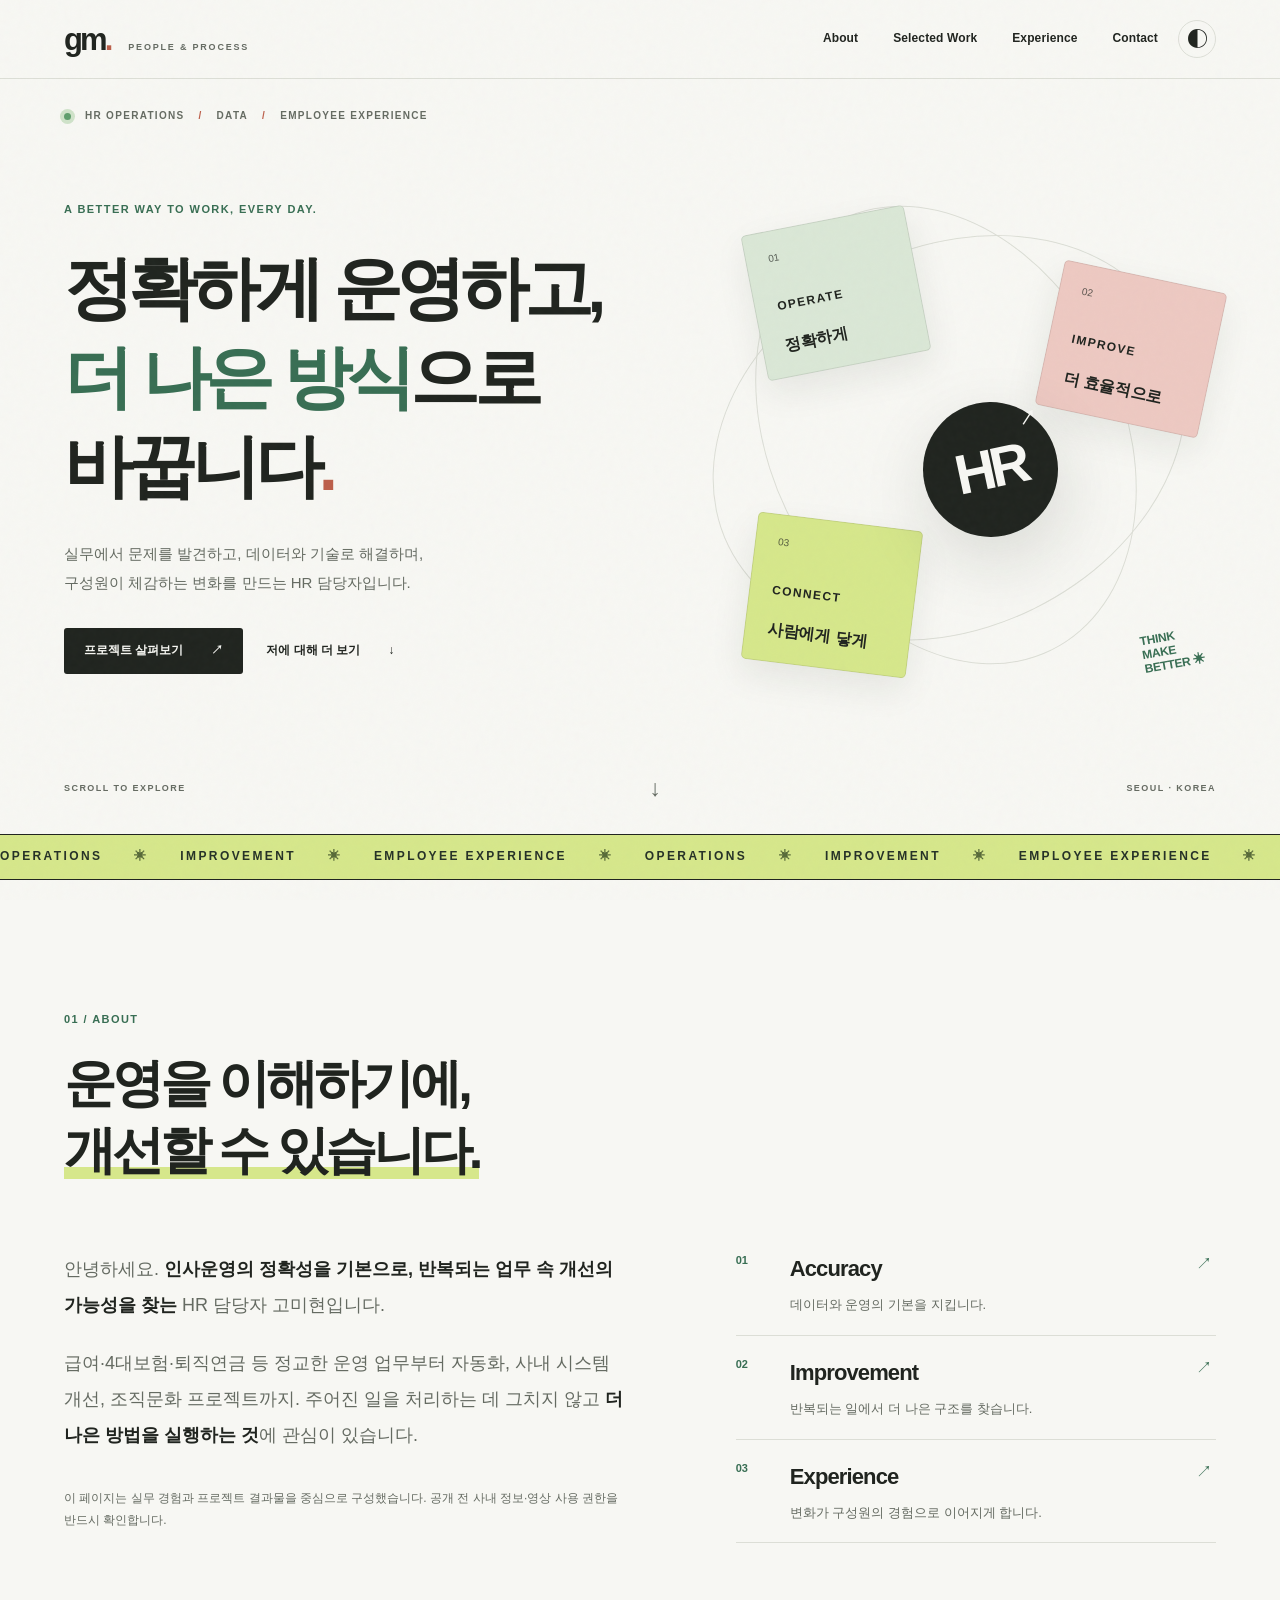
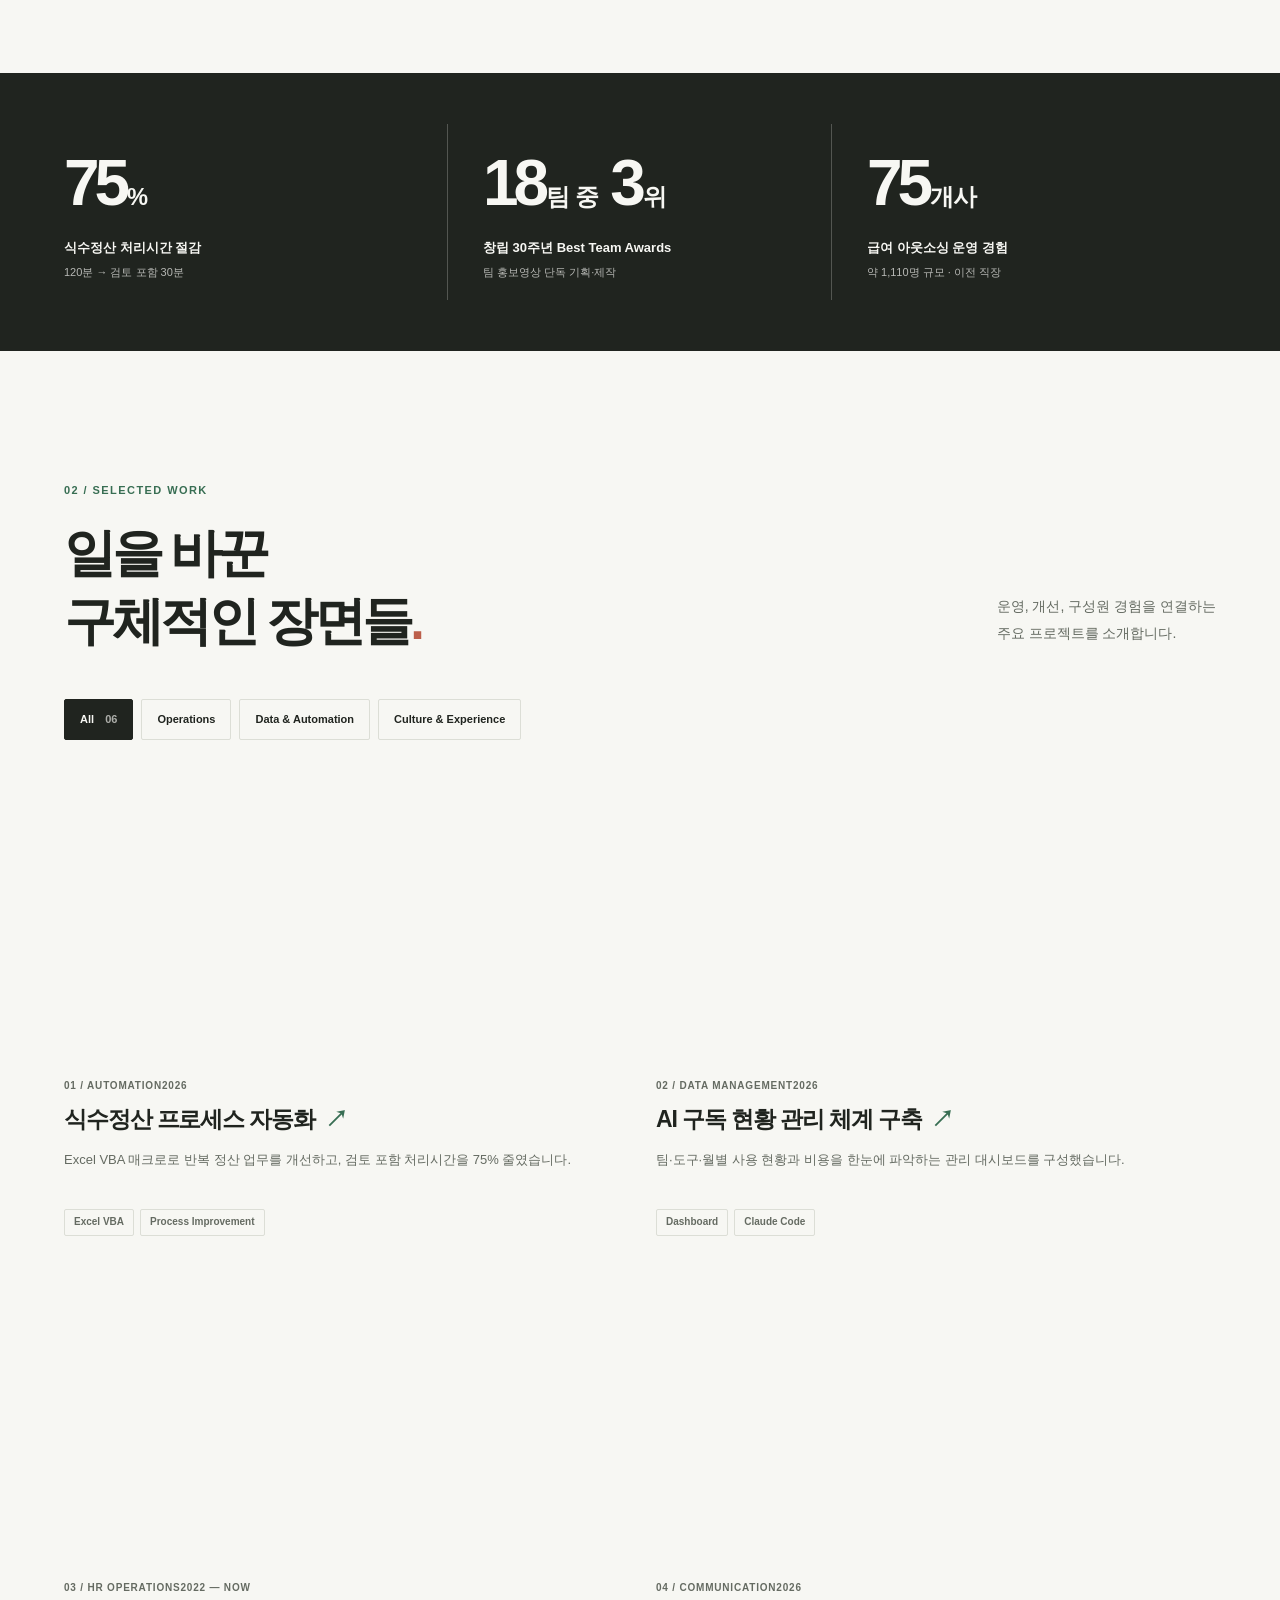
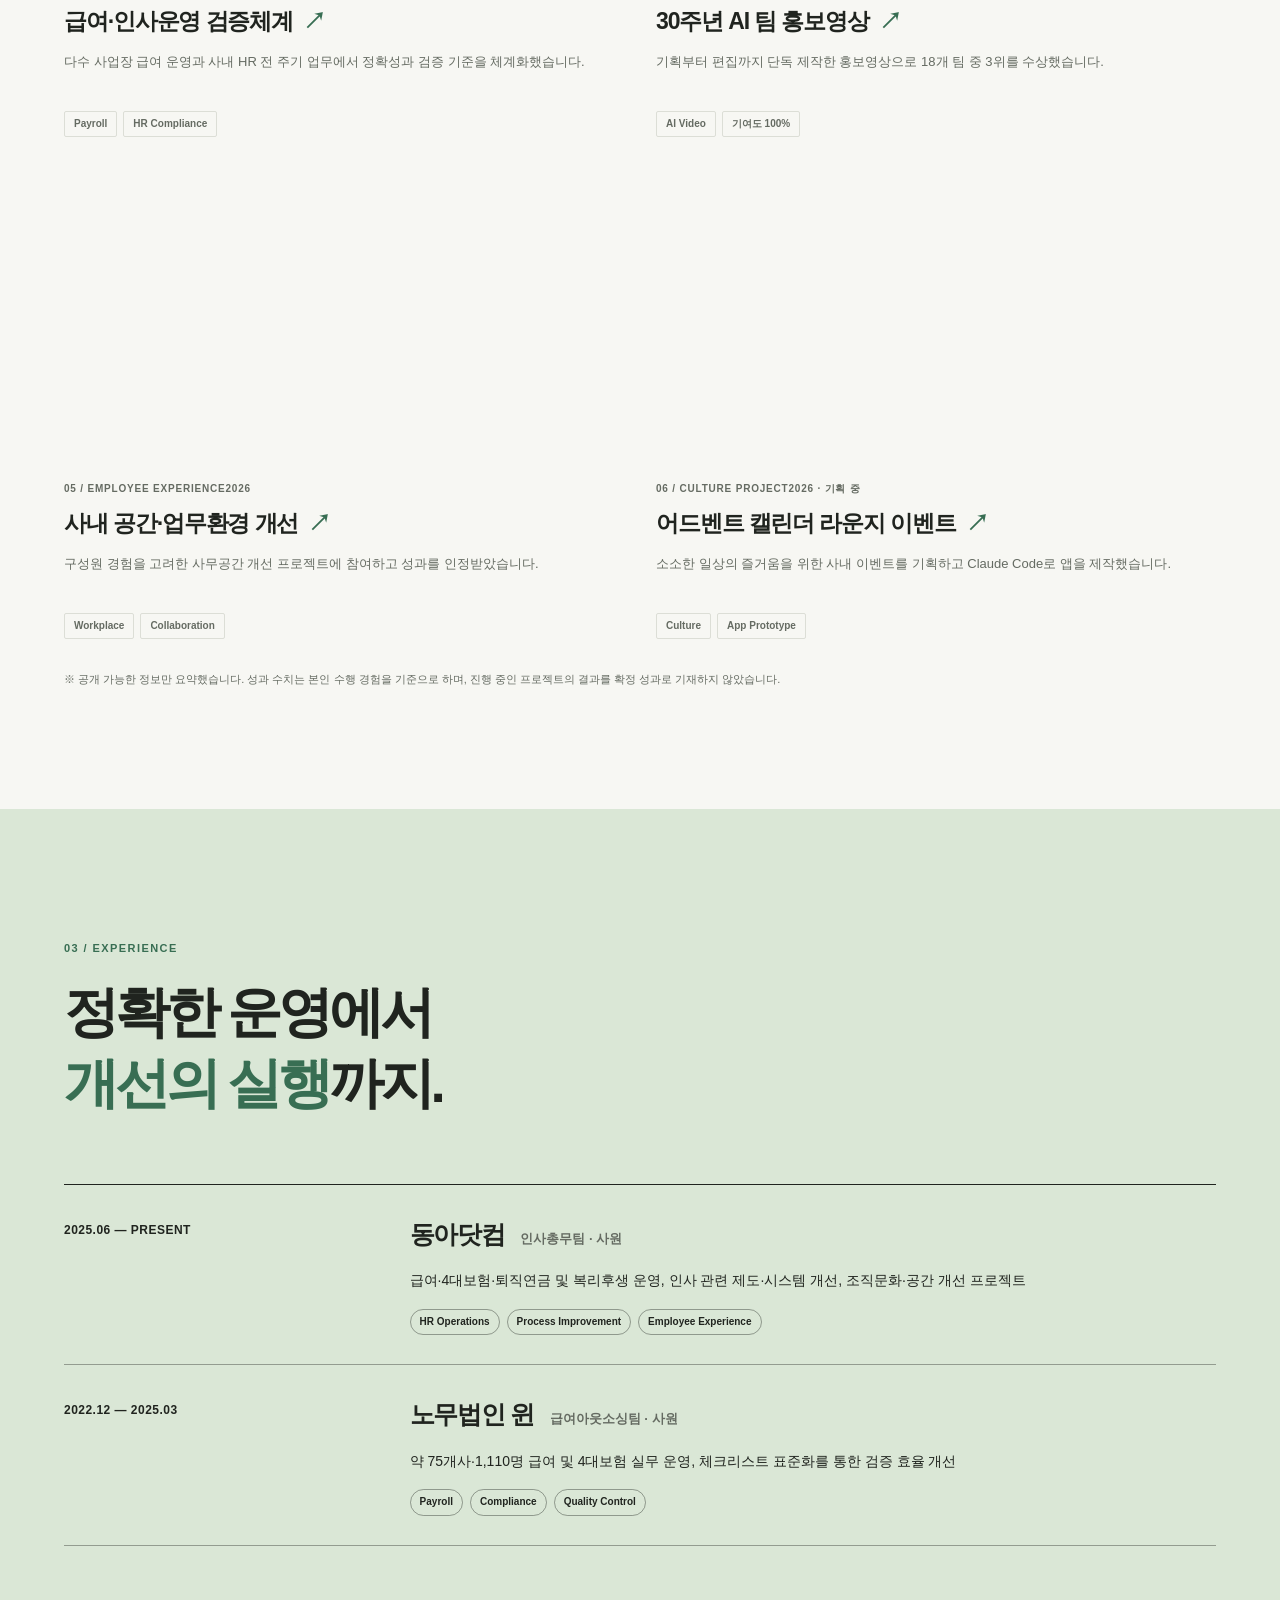
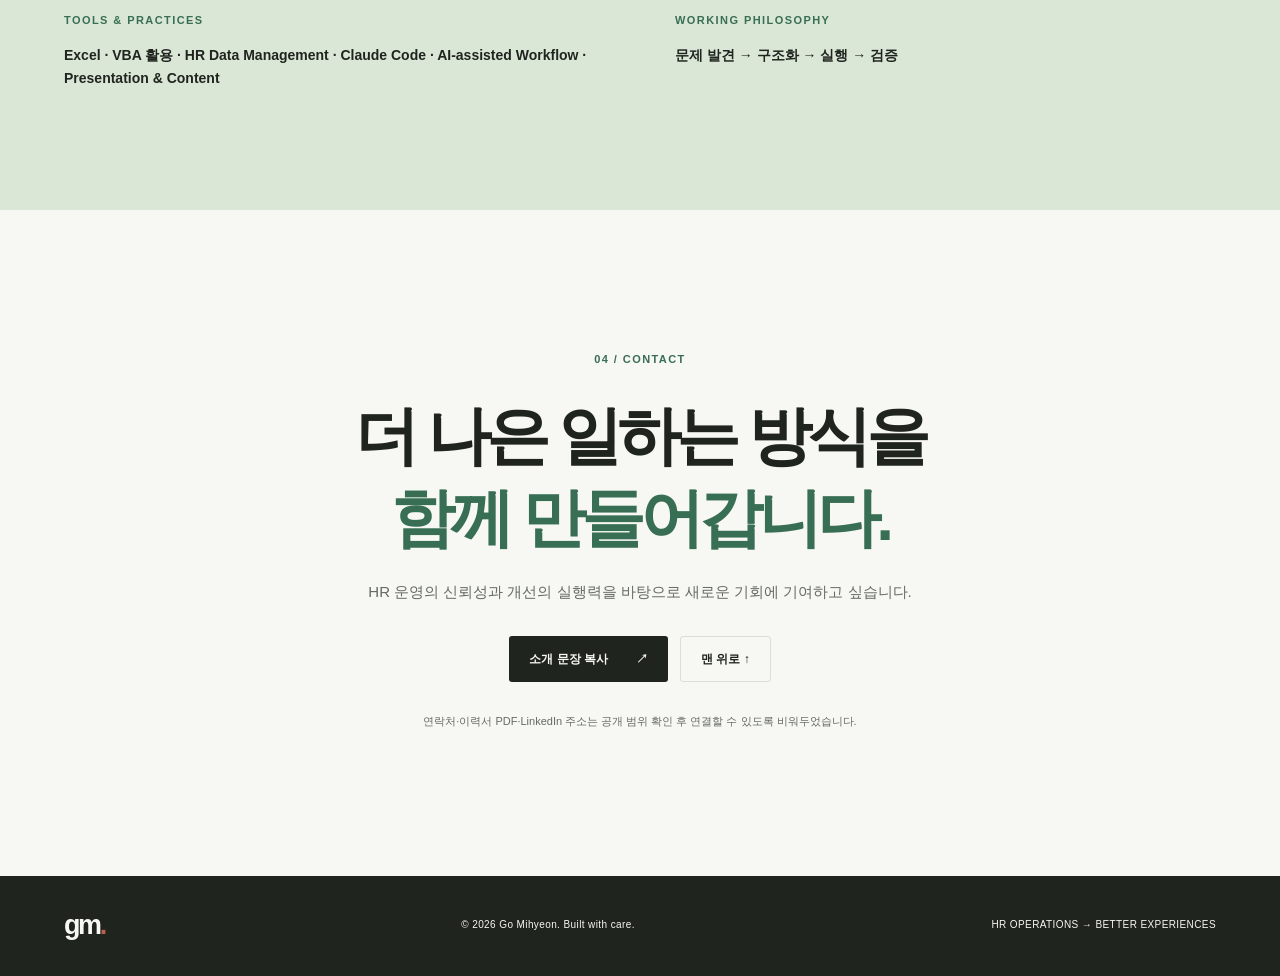
<file: index.html>
<!doctype html>
<html lang="ko">
<head>
  <meta charset="utf-8" />
  <meta name="viewport" content="width=device-width, initial-scale=1" />
  <meta name="theme-color" content="#f7f7f3" />
  <meta name="description" content="HR 운영의 정확성을 바탕으로 업무를 개선하고 구성원 경험을 설계하는 HR 담당자의 포트폴리오." />
  <meta property="og:title" content="Go Mihyeon — HR Portfolio" />
  <meta property="og:description" content="Accurate operations. Better ways of working." />
  <title>Go Mihyeon — HR Portfolio</title>
  <link rel="stylesheet" href="styles.css" />
  <script defer src="script.js"></script>
</head>
<body>
  <a class="skip-link" href="#main">본문으로 건너뛰기</a>
  <div class="page-grain" aria-hidden="true"></div>
  <header class="site-header">
    <nav class="nav wrap" aria-label="주 메뉴">
      <a class="brand" href="#top" aria-label="포트폴리오 맨 위로"><span class="brand-mark">gm<span class="brand-dot">.</span></span><span class="brand-caption">PEOPLE & PROCESS</span></a>
      <div class="nav-links"><a href="#about">About</a><a href="#work">Selected Work</a><a href="#experience">Experience</a><a href="#contact">Contact</a></div>
      <button id="themeToggle" class="theme-toggle" type="button" aria-label="다크 모드 전환" title="화면 테마 변경"><span aria-hidden="true">◐</span></button>
    </nav>
  </header>

  <main id="main">
    <section id="top" class="hero wrap">
      <div class="hero-topline reveal"><span class="live-dot" aria-hidden="true"></span> HR OPERATIONS <span class="slash">/</span> DATA <span class="slash">/</span> EMPLOYEE EXPERIENCE</div>
      <div class="hero-content">
        <div class="hero-copy reveal">
          <p class="eyebrow">A BETTER WAY TO WORK, EVERY DAY.</p>
          <h1>정확하게 운영하고,<br><em>더 나은 방식</em>으로<br>바꿉니다<span class="period">.</span></h1>
          <p class="hero-description">실무에서 문제를 발견하고, 데이터와 기술로 해결하며,<br class="desktop-break"> 구성원이 체감하는 변화를 만드는 HR 담당자입니다.</p>
          <div class="hero-actions"><a class="btn btn-primary" href="#work">프로젝트 살펴보기 <span aria-hidden="true">↗</span></a><a class="btn btn-text" href="#about">저에 대해 더 보기 <span aria-hidden="true">↓</span></a></div>
        </div>
        <div class="hero-art reveal" aria-label="운영, 개선, 경험 세 영역을 연결하는 추상 도형">
          <div class="orbit orbit-one"></div><div class="orbit orbit-two"></div>
          <div class="art-card art-card-a"><span class="art-card-num">01</span><span>OPERATE</span><b>정확하게</b></div>
          <div class="art-card art-card-b"><span class="art-card-num">02</span><span>IMPROVE</span><b>더 효율적으로</b></div>
          <div class="art-card art-card-c"><span class="art-card-num">03</span><span>CONNECT</span><b>사람에게 닿게</b></div>
          <div class="art-core">HR<span>↗</span></div>
          <div class="art-stamp">THINK<br>MAKE<br>BETTER ✳</div>
        </div>
      </div>
      <div class="hero-bottom"><span>SCROLL TO EXPLORE</span><span class="arrow-down">↓</span><span>SEOUL · KOREA</span></div>
    </section>

    <section class="ticker" aria-label="핵심 가치"><div class="ticker-track" aria-hidden="true">OPERATIONS <span>✳</span> IMPROVEMENT <span>✳</span> EMPLOYEE EXPERIENCE <span>✳</span> OPERATIONS <span>✳</span> IMPROVEMENT <span>✳</span> EMPLOYEE EXPERIENCE <span>✳</span></div></section>

    <section id="about" class="section about wrap">
      <div class="section-heading reveal"><span class="section-number">01 / ABOUT</span><h2>운영을 이해하기에,<br><span class="accent-underline">개선할 수 있습니다.</span></h2></div>
      <div class="about-layout">
        <div class="about-intro reveal"><p>안녕하세요. <strong>인사운영의 정확성을 기본으로, 반복되는 업무 속 개선의 가능성을 찾는</strong> HR 담당자 고미현입니다.</p><p>급여·4대보험·퇴직연금 등 정교한 운영 업무부터 자동화, 사내 시스템 개선, 조직문화 프로젝트까지. 주어진 일을 처리하는 데 그치지 않고 <strong>더 나은 방법을 실행하는 것</strong>에 관심이 있습니다.</p><p class="note">이 페이지는 실무 경험과 프로젝트 결과물을 중심으로 구성했습니다. 공개 전 사내 정보·영상 사용 권한을 반드시 확인합니다.</p></div>
        <div class="principles reveal"><div class="principle"><span class="principle-no">01</span><div><strong>Accuracy</strong><p>데이터와 운영의 기본을 지킵니다.</p></div><span class="principle-symbol">↗</span></div><div class="principle"><span class="principle-no">02</span><div><strong>Improvement</strong><p>반복되는 일에서 더 나은 구조를 찾습니다.</p></div><span class="principle-symbol">↗</span></div><div class="principle"><span class="principle-no">03</span><div><strong>Experience</strong><p>변화가 구성원의 경험으로 이어지게 합니다.</p></div><span class="principle-symbol">↗</span></div></div>
      </div>
    </section>

    <section class="metrics-section"><div class="wrap"><div class="metrics-grid"><div class="metric reveal"><div class="metric-value">75<span>%</span></div><p>식수정산 처리시간 절감</p><small>120분 → 검토 포함 30분</small></div><div class="metric reveal"><div class="metric-value">18<span>팀 중</span> 3<span>위</span></div><p>창립 30주년 Best Team Awards</p><small>팀 홍보영상 단독 기획·제작</small></div><div class="metric reveal"><div class="metric-value">75<span>개사</span></div><p>급여 아웃소싱 운영 경험</p><small>약 1,110명 규모 · 이전 직장</small></div></div></div></section>

    <section id="work" class="section work-section wrap">
      <div class="section-heading heading-inline reveal"><div><span class="section-number">02 / SELECTED WORK</span><h2>일을 바꾼<br>구체적인 장면들<span class="period">.</span></h2></div><p>운영, 개선, 구성원 경험을 연결하는<br>주요 프로젝트를 소개합니다.</p></div>
      <div class="filters reveal" role="group" aria-label="프로젝트 필터"><button class="filter-btn active" data-filter="all" aria-pressed="true">All <span>06</span></button><button class="filter-btn" data-filter="operations" aria-pressed="false">Operations</button><button class="filter-btn" data-filter="automation" aria-pressed="false">Data & Automation</button><button class="filter-btn" data-filter="culture" aria-pressed="false">Culture & Experience</button></div>
      <div class="project-grid">
        <button class="project-card card-feature reveal" data-project="meal" data-category="automation operations" type="button"><span class="project-visual visual-meal"><span class="visual-label">PROCESS / 01</span><span class="meal-before">120<small>MIN</small></span><span class="meal-arrow">→</span><span class="meal-after">30<small>MIN</small></span><span class="visual-foot">TIME SAVED 75% ↗</span></span><span class="project-meta"><span>01 / AUTOMATION</span><span>2026</span></span><span class="project-name">식수정산 프로세스 자동화 <span>↗</span></span><span class="project-desc">Excel VBA 매크로로 반복 정산 업무를 개선하고, 검토 포함 처리시간을 75% 줄였습니다.</span><span class="tags"><span>Excel VBA</span><span>Process Improvement</span></span></button>
        <button class="project-card reveal" data-project="subscriptions" data-category="automation operations" type="button"><span class="project-visual visual-data"><span class="visual-label">DATA / 02</span><span class="data-bars"><i style="height:28%"></i><i style="height:46%"></i><i style="height:39%"></i><i style="height:75%"></i><i style="height:57%"></i><i style="height:92%"></i></span><span class="data-caption">TRACK · VERIFY · VISUALIZE</span></span><span class="project-meta"><span>02 / DATA MANAGEMENT</span><span>2026</span></span><span class="project-name">AI 구독 현황 관리 체계 구축 <span>↗</span></span><span class="project-desc">팀·도구·월별 사용 현황과 비용을 한눈에 파악하는 관리 대시보드를 구성했습니다.</span><span class="tags"><span>Dashboard</span><span>Claude Code</span></span></button>
        <button class="project-card reveal" data-project="payroll" data-category="operations" type="button"><span class="project-visual visual-payroll"><span class="visual-label">OPERATIONS / 03</span><span class="payroll-stack"><span>PAYROLL <b>✓</b></span><span>INSURANCE <b>✓</b></span><span>RETIREMENT <b>✓</b></span></span></span><span class="project-meta"><span>03 / HR OPERATIONS</span><span>2022 — NOW</span></span><span class="project-name">급여·인사운영 검증체계 <span>↗</span></span><span class="project-desc">다수 사업장 급여 운영과 사내 HR 전 주기 업무에서 정확성과 검증 기준을 체계화했습니다.</span><span class="tags"><span>Payroll</span><span>HR Compliance</span></span></button>
        <button class="project-card reveal" data-project="video" data-category="culture" type="button"><span class="project-visual visual-video"><span class="visual-label">CREATIVE / 04</span><span class="video-star">✳</span><span class="video-title">BEST<br>TEAM<br>AWARDS</span><span class="video-ribbon">3RD / 18 TEAMS</span></span><span class="project-meta"><span>04 / COMMUNICATION</span><span>2026</span></span><span class="project-name">30주년 AI 팀 홍보영상 <span>↗</span></span><span class="project-desc">기획부터 편집까지 단독 제작한 홍보영상으로 18개 팀 중 3위를 수상했습니다.</span><span class="tags"><span>AI Video</span><span>기여도 100%</span></span></button>
        <button class="project-card reveal" data-project="space" data-category="culture" type="button"><span class="project-visual visual-space"><span class="visual-label">EXPERIENCE / 05</span><span class="space-layout"><i class="space-block one"></i><i class="space-block two"></i><i class="space-block three"></i><i class="space-circle"></i><span>SPACE → EXPERIENCE</span></span></span><span class="project-meta"><span>05 / EMPLOYEE EXPERIENCE</span><span>2026</span></span><span class="project-name">사내 공간·업무환경 개선 <span>↗</span></span><span class="project-desc">구성원 경험을 고려한 사무공간 개선 프로젝트에 참여하고 성과를 인정받았습니다.</span><span class="tags"><span>Workplace</span><span>Collaboration</span></span></button>
        <button class="project-card reveal" data-project="advent" data-category="culture automation" type="button"><span class="project-visual visual-advent"><span class="visual-label">IN PROGRESS / 06</span><span class="advent-grid"><i>01</i><i>02</i><i>03</i><i>04</i><i>05</i><i>06</i><i>07</i><i>08</i><i>09</i></span><span class="advent-caption">A LITTLE JOY, EVERY DAY.</span></span><span class="project-meta"><span>06 / CULTURE PROJECT</span><span>2026 · 기획 중</span></span><span class="project-name">어드벤트 캘린더 라운지 이벤트 <span>↗</span></span><span class="project-desc">소소한 일상의 즐거움을 위한 사내 이벤트를 기획하고 Claude Code로 앱을 제작했습니다.</span><span class="tags"><span>Culture</span><span>App Prototype</span></span></button>
      </div>
      <div class="work-footnote">※ 공개 가능한 정보만 요약했습니다. 성과 수치는 본인 수행 경험을 기준으로 하며, 진행 중인 프로젝트의 결과를 확정 성과로 기재하지 않았습니다.</div>
    </section>

    <section id="experience" class="section experience-section"><div class="wrap"><div class="section-heading reveal"><span class="section-number">03 / EXPERIENCE</span><h2>정확한 운영에서<br><em>개선의 실행</em>까지.</h2></div><div class="timeline"><div class="timeline-item reveal"><div class="timeline-period">2025.06 — PRESENT</div><div class="timeline-body"><h3>동아닷컴 <span>인사총무팀 · 사원</span></h3><p>급여·4대보험·퇴직연금 및 복리후생 운영, 인사 관련 제도·시스템 개선, 조직문화·공간 개선 프로젝트</p><div class="timeline-chips"><span>HR Operations</span><span>Process Improvement</span><span>Employee Experience</span></div></div></div><div class="timeline-item reveal"><div class="timeline-period">2022.12 — 2025.03</div><div class="timeline-body"><h3>노무법인 윈 <span>급여아웃소싱팀 · 사원</span></h3><p>약 75개사·1,110명 급여 및 4대보험 실무 운영, 체크리스트 표준화를 통한 검증 효율 개선</p><div class="timeline-chips"><span>Payroll</span><span>Compliance</span><span>Quality Control</span></div></div></div></div><div class="experience-footer reveal"><div><span class="mini-label">TOOLS & PRACTICES</span><p>Excel · VBA 활용 · HR Data Management · Claude Code · AI-assisted Workflow · Presentation & Content</p></div><div><span class="mini-label">WORKING PHILOSOPHY</span><p>문제 발견 → 구조화 → 실행 → 검증</p></div></div></div></section>

    <section id="contact" class="contact-section wrap reveal"><span class="section-number">04 / CONTACT</span><h2>더 나은 일하는 방식을<br><em>함께 만들어갑니다.</em></h2><p>HR 운영의 신뢰성과 개선의 실행력을 바탕으로 새로운 기회에 기여하고 싶습니다.</p><div class="contact-actions"><button id="copyIntro" class="btn btn-primary" type="button">소개 문장 복사 <span aria-hidden="true">↗</span></button><a class="btn btn-outline" href="#top">맨 위로 ↑</a></div><div class="contact-note">연락처·이력서 PDF·LinkedIn 주소는 공개 범위 확인 후 연결할 수 있도록 비워두었습니다.</div></section>
  </main>

  <footer class="footer"><div class="wrap footer-inner"><span class="footer-logo">gm<span>.</span></span><span>© 2026 Go Mihyeon. Built with care.</span><span>HR OPERATIONS → BETTER EXPERIENCES</span></div></footer>

  <dialog id="projectDialog" class="project-dialog" aria-labelledby="dialogTitle"><div class="dialog-shell"><button type="button" id="closeDialog" class="dialog-close" aria-label="프로젝트 상세 닫기">×</button><div id="dialogBody"></div></div></dialog>
  <div class="toast" id="toast" role="status" aria-live="polite"></div>
</body>
</html>
</file>
<file: styles.css>
:root{--bg:#f7f7f3;--paper:#fffefa;--ink:#20241f;--muted:#656b62;--line:#dcded6;--green:#386e53;--mint:#dae7d6;--pink:#edc9c2;--lime:#d6e78b;--red:#bc5f4a;--card:#ecefe9;--shadow:0 24px 70px rgba(20,34,26,.13)}
:root[data-theme="dark"]{--bg:#171c19;--paper:#222a24;--ink:#edf0e9;--muted:#abb9ac;--line:#3c4940;--green:#a7d5ae;--mint:#2c4936;--pink:#865650;--lime:#9baf64;--red:#e5ac95;--card:#29372e;--shadow:0 24px 70px rgba(0,0,0,.5)}
*{box-sizing:border-box}html{scroll-behavior:smooth;scroll-padding-top:86px}body{margin:0;background:var(--bg);color:var(--ink);font-family:Pretendard,"Apple SD Gothic Neo","Noto Sans KR",-apple-system,BlinkMacSystemFont,"Segoe UI",sans-serif;-webkit-font-smoothing:antialiased;line-height:1.65}button,a{-webkit-tap-highlight-color:transparent}a{color:inherit;text-decoration:none}button{font:inherit;color:inherit}button:focus-visible,a:focus-visible{outline:3px solid var(--green);outline-offset:4px}.wrap{max-width:1240px;margin:auto;padding-left:44px;padding-right:44px}.skip-link{position:absolute;left:12px;top:-60px;background:var(--ink);color:var(--bg);padding:10px;z-index:100}.skip-link:focus{top:12px}.page-grain{position:fixed;inset:0;pointer-events:none;opacity:.15;background-image:url("data:image/svg+xml,%3Csvg viewBox='0 0 160 160' xmlns='http://www.w3.org/2000/svg'%3E%3Cfilter id='n'%3E%3CfeTurbulence type='fractalNoise' baseFrequency='.85' numOctaves='3' stitchTiles='stitch'/%3E%3C/filter%3E%3Crect width='100%25' height='100%25' filter='url(%23n)' opacity='.16'/%3E%3C/svg%3E");z-index:20}.site-header{height:79px;border-bottom:1px solid var(--line);position:sticky;top:0;z-index:15;background:color-mix(in srgb,var(--bg) 91%,transparent);backdrop-filter:blur(15px)}.nav{height:100%;display:flex;align-items:center;justify-content:space-between;gap:20px}.brand{display:flex;align-items:baseline;gap:18px}.brand-mark{font-weight:900;letter-spacing:-.095em;font-size:31px;line-height:1}.brand-dot,.period{color:var(--red)}.brand-caption{font-size:9px;letter-spacing:.2em;font-weight:800;color:var(--muted)}.nav-links{margin-left:auto;display:flex;gap:35px;font-size:12px;font-weight:650;letter-spacing:.01em}.nav-links a:hover{color:var(--green)}.theme-toggle{width:38px;height:38px;border:1px solid var(--line);background:transparent;border-radius:50%;cursor:pointer;font-size:21px;display:grid;place-items:center}.hero{padding-top:29px}.hero-topline{display:flex;gap:14px;align-items:center;font-size:10px;font-weight:700;letter-spacing:.13em;color:var(--muted)}.live-dot{width:7px;height:7px;border-radius:50%;background:#609e6d;box-shadow:0 0 0 4px #cfe2c9}.slash{color:var(--red)}.hero-content{display:grid;grid-template-columns:1fr .88fr;align-items:center;min-height:625px;gap:14px}.hero-copy{position:relative;z-index:2}.eyebrow,.section-number,.mini-label{font-size:11px;font-weight:800;letter-spacing:.13em;color:var(--green)}h1,h2,h3,p{margin-top:0}h1,h2{letter-spacing:-.077em;line-height:1.29;font-weight:800}h1{font-size:clamp(44px,5.4vw,78px);white-space:nowrap;margin:25px 0 28px}h1 em,h2 em{font-style:normal;color:var(--green)}.hero-description{font-size:15px;color:var(--muted);line-height:1.95;margin-bottom:30px;word-break:keep-all}.hero-actions{display:flex;align-items:center;gap:15px}.btn{display:inline-flex;justify-content:center;align-items:center;gap:28px;font-size:12px;font-weight:800;cursor:pointer;border:0;min-height:46px;padding:0 20px;border-radius:3px;transition:transform .22s,background .22s}.btn:hover{transform:translateY(-3px)}.btn-primary{background:var(--ink);color:var(--bg)}.btn-text{background:transparent;padding:0 8px}.btn-outline{background:transparent;border:1px solid var(--line)}.hero-art{height:500px;position:relative;isolation:isolate;transform:translateX(8px)}.orbit{position:absolute;border:1px solid var(--line);border-radius:50%;transform:rotate(-26deg)}.orbit-one{inset:60px 20px 58px 20px}.orbit-two{inset:8px 93px 12px 86px}.art-core{position:absolute;top:43%;left:45%;height:135px;width:135px;background:var(--ink);color:var(--bg);border-radius:50%;display:grid;place-items:center;font-size:56px;letter-spacing:-.09em;font-weight:800;transform:rotate(-12deg);box-shadow:var(--shadow)}.art-core span{position:absolute;font-size:18px;right:17px;top:11px}.art-card{position:absolute;border:1px solid rgba(0,0,0,.09);border-radius:5px;display:flex;flex-direction:column;padding:20px 22px;box-shadow:0 14px 35px rgba(22,32,21,.08);line-height:1.4;min-width:166px;transition:transform .3s}.art-card span:nth-child(2){font-size:12px;letter-spacing:.12em;font-weight:900}.art-card b{font-size:16px;margin-top:20px}.art-card-num{font-size:10px!important;letter-spacing:0!important;opacity:.7;margin-bottom:33px}.art-card-a{top:32px;left:70px;transform:rotate(-11deg);background:var(--mint)}.art-card-b{top:88px;right:2px;transform:rotate(12deg);background:var(--pink)}.art-card-c{bottom:18px;left:66px;transform:rotate(7deg);background:var(--lime);color:#20241f}.art-card-a:hover{transform:rotate(-5deg) translateY(-8px)}.art-card-b:hover{transform:rotate(5deg) translateY(-8px)}.art-card-c:hover{transform:rotate(0) translateY(-8px)}.art-stamp{position:absolute;right:13px;bottom:16px;color:var(--green);font-size:12px;line-height:1.15;letter-spacing:-.025em;font-weight:900;transform:rotate(-10deg)}.hero-bottom{display:flex;justify-content:space-between;align-items:center;padding:20px 0 27px;color:var(--muted);font-size:9px;font-weight:800;letter-spacing:.16em}.arrow-down{font-size:23px;font-weight:400}.ticker{overflow:hidden;border-top:1px solid var(--ink);border-bottom:1px solid var(--ink);background:var(--lime);color:#253126;white-space:nowrap}.ticker-track{width:max-content;animation:marquee 38s linear infinite;padding:12px 0;font-size:12px;letter-spacing:.2em;font-weight:900}.ticker-track span{margin:0 26px;color:#586b39}@keyframes marquee{to{transform:translateX(-45%)}}.section{padding-top:125px;padding-bottom:120px}.section-heading h2{font-size:clamp(34px,4.1vw,55px);margin:17px 0 0}.accent-underline{background:linear-gradient(transparent 79%,var(--lime) 79%)}.about-layout{display:grid;grid-template-columns:1fr .84fr;gap:100px;margin-top:67px}.about-intro>p{font-size:18px;line-height:2;word-break:keep-all;color:var(--muted);margin-bottom:22px}.about-intro strong{font-weight:750;color:var(--ink)}.about-intro .note{font-size:12px;line-height:1.8;color:var(--muted);margin-top:35px}.principle{display:grid;grid-template-columns:40px 1fr 20px;align-items:start;gap:14px;border-bottom:1px solid var(--line);padding:19px 0}.principle:first-child{padding-top:0}.principle-no{color:var(--green);font-size:11px;font-weight:700}.principle strong{font-size:22px;letter-spacing:-.04em}.principle p{font-size:13px;color:var(--muted);margin:7px 0 0}.principle-symbol{color:var(--green)}.metrics-section{background:var(--ink);color:var(--bg);padding:51px 0}.metrics-grid{display:grid;grid-template-columns:repeat(3,1fr)}.metric{padding:15px 35px;border-right:1px solid color-mix(in srgb,var(--bg) 24%,transparent)}.metric:first-child{padding-left:0}.metric:last-child{border:0}.metric-value{font-size:clamp(40px,5vw,66px);font-weight:850;letter-spacing:-.08em;white-space:nowrap;line-height:1.4}.metric-value span{font-size:.37em;letter-spacing:-.04em;margin-left:2px}.metric p{font-size:13px;font-weight:700;margin:8px 0 0}.metric small{font-size:11px;color:color-mix(in srgb,var(--bg) 70%,transparent)}.heading-inline{display:flex;justify-content:space-between;align-items:end}.heading-inline>p{font-size:14px;color:var(--muted);line-height:1.9;margin-bottom:8px}.filters{display:flex;flex-wrap:wrap;gap:8px;margin:45px 0 26px}.filter-btn{background:transparent;border:1px solid var(--line);border-radius:2px;cursor:pointer;padding:10px 15px;font-size:11px;font-weight:750}.filter-btn.active{background:var(--ink);border-color:var(--ink);color:var(--bg)}.filter-btn span{opacity:.65;margin-left:8px}.project-grid{display:grid;grid-template-columns:repeat(2,minmax(0,1fr));gap:32px}.project-card{text-align:left;border:0;background:transparent;cursor:pointer;padding:0;display:flex;flex-direction:column;min-width:0}.project-card[hidden]{display:none}.project-visual{height:295px;position:relative;overflow:hidden;display:block;transition:filter .3s}.project-card:hover .project-visual{filter:saturate(1.3)}.project-card:hover .project-name>span{transform:translate(3px,-3px)}.project-meta{display:flex;justify-content:space-between;font-size:10px;color:var(--muted);letter-spacing:.08em;font-weight:800;margin:17px 0 7px}.project-name{font-weight:800;font-size:23px;letter-spacing:-.05em;display:flex;justify-content:space-between;gap:10px;align-items:center}.project-name>span{color:var(--green);transition:transform .2s}.project-desc{font-size:13px;color:var(--muted);margin-top:9px;line-height:1.8;word-break:keep-all;min-height:46px}.tags{display:flex;gap:6px;flex-wrap:wrap;margin-top:15px}.tags span{border:1px solid var(--line);border-radius:2px;padding:4px 9px;font-size:10px;color:var(--muted);font-weight:700}.visual-label{position:absolute;top:20px;left:22px;font-size:10px;font-weight:800;letter-spacing:.14em;z-index:2}.visual-meal{background:#dce8d6;color:#243f30}.meal-before,.meal-after{position:absolute;top:72px;left:9%;font-size:clamp(65px,8vw,112px);letter-spacing:-.1em;font-weight:850;line-height:1}.meal-before{opacity:.35;text-decoration:line-through;text-decoration-thickness:3px}.meal-after{left:auto;right:10%;top:121px}.meal-before small,.meal-after small{font-size:13px;letter-spacing:0;display:block;text-align:right}.meal-arrow{position:absolute;left:50%;top:44%;font-size:30px}.visual-foot{position:absolute;left:22px;bottom:19px;font-size:12px;font-weight:850;letter-spacing:.1em}.visual-data{background:#e9d8d0;color:#543e38}.data-bars{position:absolute;bottom:50px;left:12%;right:12%;height:175px;display:flex;align-items:end;gap:13px;border-bottom:1px solid currentColor}.data-bars i{display:block;flex:1;background:#8f6257;border-radius:3px 3px 0 0}.data-bars i:nth-child(even){background:#bd8c75}.data-caption{position:absolute;bottom:19px;right:20px;font-size:10px;letter-spacing:.1em;font-weight:800}.visual-payroll{background:#dcdfe8;color:#34415c}.payroll-stack{position:absolute;top:65px;left:15%;right:15%;display:flex;flex-direction:column;gap:14px;transform:rotate(-7deg)}.payroll-stack>span{display:flex;align-items:center;justify-content:space-between;background:#f3f4f7;padding:14px 20px;font-weight:900;font-size:18px;letter-spacing:.08em;box-shadow:7px 8px 0 #aeb8c8}.payroll-stack b{color:#46876c}.visual-video{background:#dfb8ac;color:#6c322d}.video-star{position:absolute;font-size:220px;color:#f4e1b1;right:-25px;top:-72px;transform:rotate(15deg)}.video-title{position:absolute;left:11%;top:70px;font-size:59px;line-height:.94;letter-spacing:-.075em;font-weight:950}.video-ribbon{position:absolute;right:20px;bottom:23px;border:1px solid currentColor;font-size:11px;font-weight:800;letter-spacing:.12em;padding:7px 13px;transform:rotate(-7deg)}.visual-space{background:#c9d8cd;color:#28483d}.space-layout{position:absolute;inset:55px 60px 15px 60px;border:2px solid currentColor;transform:rotate(-8deg)}.space-block{position:absolute;background:#6a997f}.space-block.one{left:18px;top:18px;width:45%;height:35%}.space-block.two{right:15px;top:18px;width:28%;height:50%;background:#92b8a1}.space-block.three{left:18px;bottom:20px;width:45%;height:30%;background:#a9c8ad}.space-circle{position:absolute;border:2px solid currentColor;border-radius:50%;width:65px;height:65px;bottom:20px;right:30px}.space-layout>span{position:absolute;bottom:-34px;left:0;white-space:nowrap;font-size:11px;font-weight:850;letter-spacing:.1em}.visual-advent{background:#e7e4cb;color:#385b49}.advent-grid{position:absolute;top:45px;left:23%;right:23%;display:grid;grid-template-columns:repeat(3,1fr);gap:9px;transform:rotate(-8deg)}.advent-grid i{display:grid;place-items:center;aspect-ratio:1;background:#a6bca6;border:1px solid #72977d;font-size:17px;font-weight:900;font-style:normal}.advent-grid i:nth-child(2),.advent-grid i:nth-child(6){background:#cf9383;color:#fff}.advent-caption{position:absolute;right:20px;bottom:13px;font-size:10px;letter-spacing:.1em;font-weight:850}.work-footnote{font-size:11px;color:var(--muted);margin-top:31px}.experience-section{background:var(--mint)}.experience-section .section-heading h2{font-size:clamp(36px,4.3vw,58px)}.timeline{border-top:1px solid var(--ink);margin-top:65px}.timeline-item{display:grid;grid-template-columns:30% 1fr;padding:29px 0;border-bottom:1px solid color-mix(in srgb,var(--ink) 38%,transparent)}.timeline-period{font-size:12px;letter-spacing:.04em;font-weight:800;padding-top:7px}.timeline-body h3{font-size:25px;letter-spacing:-.05em;margin-bottom:12px}.timeline-body h3 span{font-size:13px;font-weight:600;color:var(--muted);margin-left:10px;letter-spacing:0}.timeline-body p{font-size:14px;max-width:680px;line-height:1.9;margin-bottom:15px}.timeline-chips{display:flex;gap:7px;flex-wrap:wrap}.timeline-chips span{font-size:10px;border:1px solid color-mix(in srgb,var(--ink) 40%,transparent);padding:4px 9px;border-radius:50px;font-weight:750}.experience-footer{display:grid;grid-template-columns:1fr 1fr;gap:70px;margin-top:60px}.experience-footer p{margin:12px 0 0;font-size:14px;font-weight:650}.contact-section{text-align:center;padding-top:135px;padding-bottom:145px}.contact-section h2{font-size:clamp(40px,5vw,70px);margin:23px 0 20px}.contact-section>p{font-size:15px;color:var(--muted)}.contact-actions{display:flex;justify-content:center;gap:12px;margin-top:32px}.contact-note{font-size:11px;color:var(--muted);margin-top:30px}.footer{background:var(--ink);color:var(--bg)}.footer-inner{min-height:100px;display:flex;align-items:center;justify-content:space-between;gap:12px;font-size:10px;letter-spacing:.04em}.footer-logo{font-size:27px;font-weight:900;letter-spacing:-.09em}.footer-logo span{color:var(--red)}.project-dialog{border:0;border-radius:8px;padding:0;background:var(--paper);color:var(--ink);width:min(790px,calc(100vw - 30px));max-height:min(90vh,950px);box-shadow:var(--shadow)}.project-dialog::backdrop{background:rgba(13,25,18,.73);backdrop-filter:blur(3px)}.dialog-shell{padding:clamp(24px,5vw,55px);position:relative}.dialog-close{position:absolute;right:18px;top:14px;width:37px;height:37px;border:1px solid var(--line);border-radius:50%;background:transparent;font-size:27px;line-height:1;cursor:pointer}.dialog-kicker{font-size:10px;letter-spacing:.15em;color:var(--green);font-weight:850}.dialog-title{font-size:clamp(27px,4.5vw,42px);letter-spacing:-.065em;line-height:1.25;margin:16px 45px 14px 0}.dialog-summary{color:var(--muted);font-size:15px;line-height:1.9}.dialog-stat{margin:24px 0;display:flex;flex-wrap:wrap;gap:14px}.dialog-stat span{display:flex;flex-direction:column;padding:14px 19px;background:var(--card);font-size:23px;font-weight:850;letter-spacing:-.04em;min-width:130px}.dialog-stat small{font-size:11px;letter-spacing:0;font-weight:600;color:var(--muted)}.dialog-section{border-top:1px solid var(--line);padding-top:19px;margin-top:22px}.dialog-section h4{font-size:12px;color:var(--green);letter-spacing:.08em;margin:0 0 12px}.dialog-section p,.dialog-section li{font-size:14px;line-height:1.9;color:var(--muted)}.dialog-section ul{padding-left:18px;margin:0}.dialog-notice{font-size:11px;color:var(--muted);background:var(--card);padding:13px;margin-top:24px}.toast{position:fixed;bottom:26px;left:50%;transform:translate(-50%,30px);padding:12px 20px;background:var(--ink);color:var(--bg);font-size:12px;opacity:0;pointer-events:none;z-index:40;transition:opacity .25s,transform .25s}.toast.show{opacity:1;transform:translate(-50%,0)}.reveal{opacity:1;transform:none}.js-motion .reveal{opacity:0;transform:translateY(18px);transition:opacity .6s ease,transform .6s ease}.js-motion .reveal.visible{opacity:1;transform:translateY(0)}
@media(max-width:980px){.wrap{padding-left:27px;padding-right:27px}.hero-content{grid-template-columns:1fr .8fr}.hero-art{transform:scale(.82);transform-origin:center}.art-card{min-width:155px}.about-layout{gap:50px}.project-visual{height:245px}.video-title{font-size:48px}.meal-before,.meal-after{font-size:72px}}
@media(max-width:700px){.site-header{height:65px}.brand-caption{display:none}.nav-links{gap:13px;font-size:10px}.nav-links a:nth-child(3){display:none}.theme-toggle{width:32px;height:32px}.wrap{padding-left:22px;padding-right:22px}.hero{padding-top:25px}.hero-topline{font-size:8px;gap:8px;letter-spacing:.04em}.hero-content{display:flex;flex-direction:column;align-items:stretch;min-height:auto;gap:0}.hero-copy{padding-top:36px}.hero h1{font-size:clamp(40px,8.1vw,58px);margin:17px 0 20px}.hero-description{font-size:13px}.desktop-break{display:none}.hero-art{width:100%;height:325px;transform:scale(.68);transform-origin:top center;margin-bottom:-90px;margin-top:22px}.hero-bottom{padding-top:19px}.section{padding-top:83px;padding-bottom:85px}.section-heading h2{font-size:36px}.about-layout{grid-template-columns:1fr;gap:32px;margin-top:35px}.about-intro>p{font-size:15px}.metrics-grid{grid-template-columns:1fr;gap:15px}.metric{padding:12px 0;border:0;border-bottom:1px solid color-mix(in srgb,var(--bg) 28%,transparent)}.metric:last-child{border:0}.metric-value{font-size:52px}.heading-inline{display:block}.heading-inline>p{margin-top:20px;font-size:13px}.filters{margin-top:30px}.project-grid{grid-template-columns:1fr;gap:42px}.project-visual{height:270px}.project-name{font-size:21px}.project-desc{min-height:auto}.timeline-item{grid-template-columns:1fr;gap:10px}.timeline-body h3 span{display:block;margin:2px 0 0}.experience-footer{grid-template-columns:1fr;gap:27px}.contact-section{padding-top:90px;padding-bottom:100px}.contact-section h2{font-size:39px}.footer-inner{flex-wrap:wrap;padding-top:18px;padding-bottom:18px}.footer-inner span:last-child{display:none}}
@media(max-width:400px){.nav-links a:nth-child(4){display:none}.hero h1{font-size:38px}.hero-art{margin-left:-25px;width:calc(100% + 50px)}.project-visual{height:235px}.video-title{font-size:49px}}
@media(prefers-reduced-motion:reduce){html{scroll-behavior:auto}.ticker-track{animation:none}.js-motion .reveal{transition:none;opacity:1;transform:none}.btn,.art-card{transition:none}}
</file>
